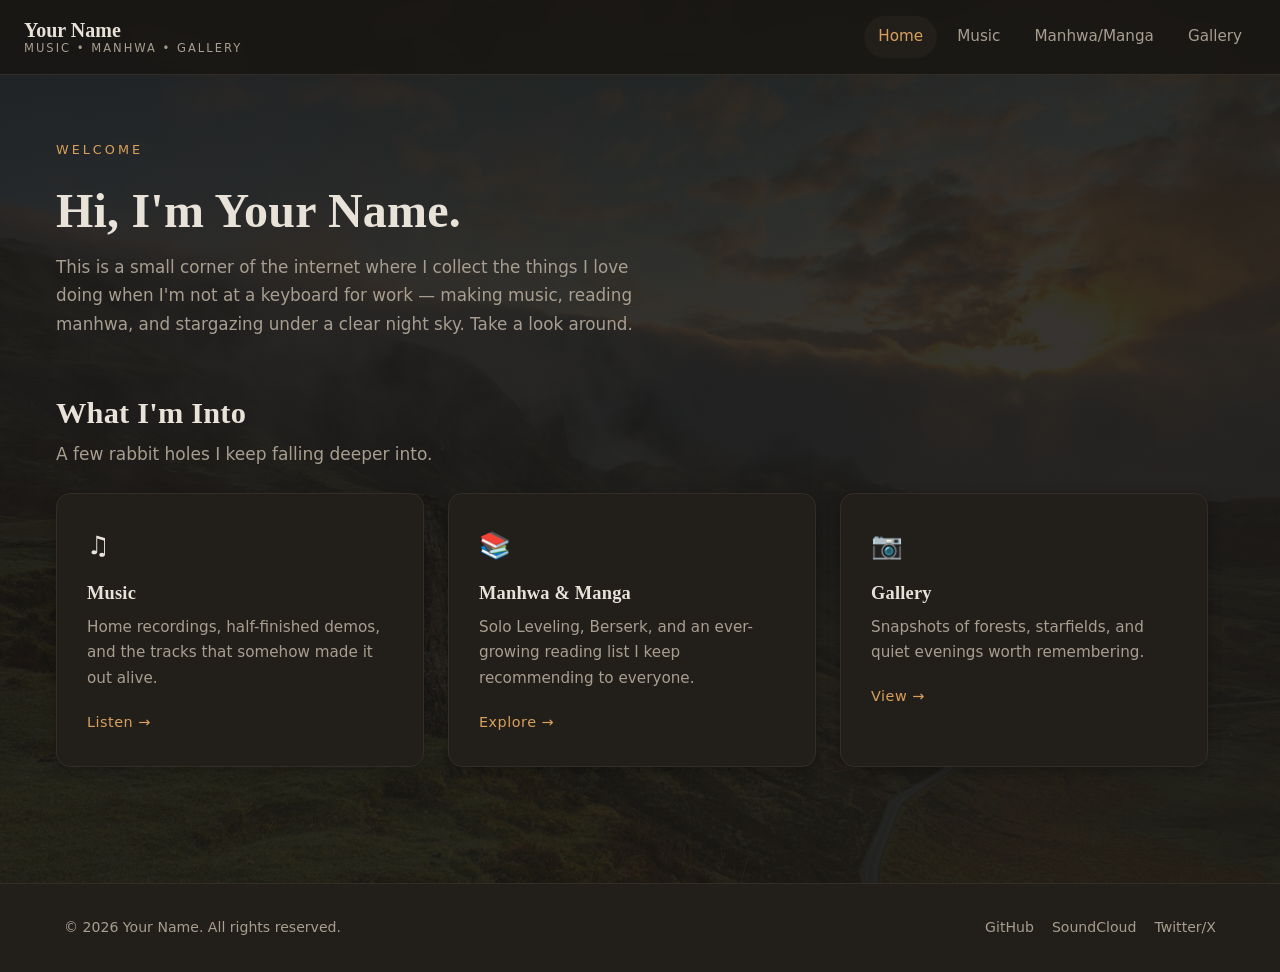
<file: index.html>
<!DOCTYPE html>
<html lang="en">
<head>
  <meta charset="UTF-8">
  <meta name="viewport" content="width=device-width, initial-scale=1">
  <title>Your Name — Music, Manhwa &amp; Gallery</title>
  <meta name="description" content="Personal hobbies site of Your Name: making music, reading manhwa and stargazing.">
  <link rel="stylesheet" href="css/style.css">
</head>
<body>
  <header class="site-header">
    <div class="container header-inner">
      <a class="brand" href="index.html">
        <span class="brand-name">Your Name</span>
        <span class="brand-tagline">music • manhwa • gallery</span>
      </a>
      <button class="nav-toggle" aria-label="Toggle navigation" aria-expanded="false" aria-controls="primary-nav">
        <span></span>
        <span></span>
        <span></span>
      </button>
      <nav class="nav" id="primary-nav" aria-label="Primary">
        <a href="index.html" class="active">Home</a>
        <a href="music.html">Music</a>
        <a href="manga.html">Manhwa/Manga</a>
        <a href="gallery.html">Gallery</a>
      </nav>
    </div>
  </header>

  <main>
    <div class="container content">
      <section class="hero">
        <p class="tagline">Welcome</p>
        <h1>Hi, I'm Your Name.</h1>
        <p>
          This is a small corner of the internet where I collect the things I love doing
          when I'm not at a keyboard for work — making music, reading manhwa, and
          stargazing under a clear night sky. Take a look around.
        </p>
      </section>

      <section class="section">
        <h2 class="section-title">What I'm Into</h2>
        <p class="section-sub">A few rabbit holes I keep falling deeper into.</p>

        <div class="card-grid">
          <a class="hobby-card" href="music.html">
            <span class="card-icon">&#9835;</span>
            <h3>Music</h3>
            <p>Home recordings, half-finished demos, and the tracks that somehow made it out alive.</p>
            <span class="card-more">Listen &rarr;</span>
          </a>

          <a class="hobby-card" href="manga.html">
            <span class="card-icon">&#128218;</span>
            <h3>Manhwa &amp; Manga</h3>
            <p>Solo Leveling, Berserk, and an ever-growing reading list I keep recommending to everyone.</p>
            <span class="card-more">Explore &rarr;</span>
          </a>

          <a class="hobby-card" href="gallery.html">
            <span class="card-icon">&#128247;</span>
            <h3>Gallery</h3>
            <p>Snapshots of forests, starfields, and quiet evenings worth remembering.</p>
            <span class="card-more">View &rarr;</span>
          </a>
        </div>
      </section>
    </div>
  </main>

  <footer class="site-footer">
    <div class="container footer-inner">
      <p class="footer-copy">&copy; 2026 Your Name. All rights reserved.</p>
      <div class="footer-social">
        <a href="#">GitHub</a>
        <a href="#">SoundCloud</a>
        <a href="#">Twitter/X</a>
      </div>
    </div>
  </footer>

  <script src="js/main.js" defer></script>
</body>
</html>
</file>
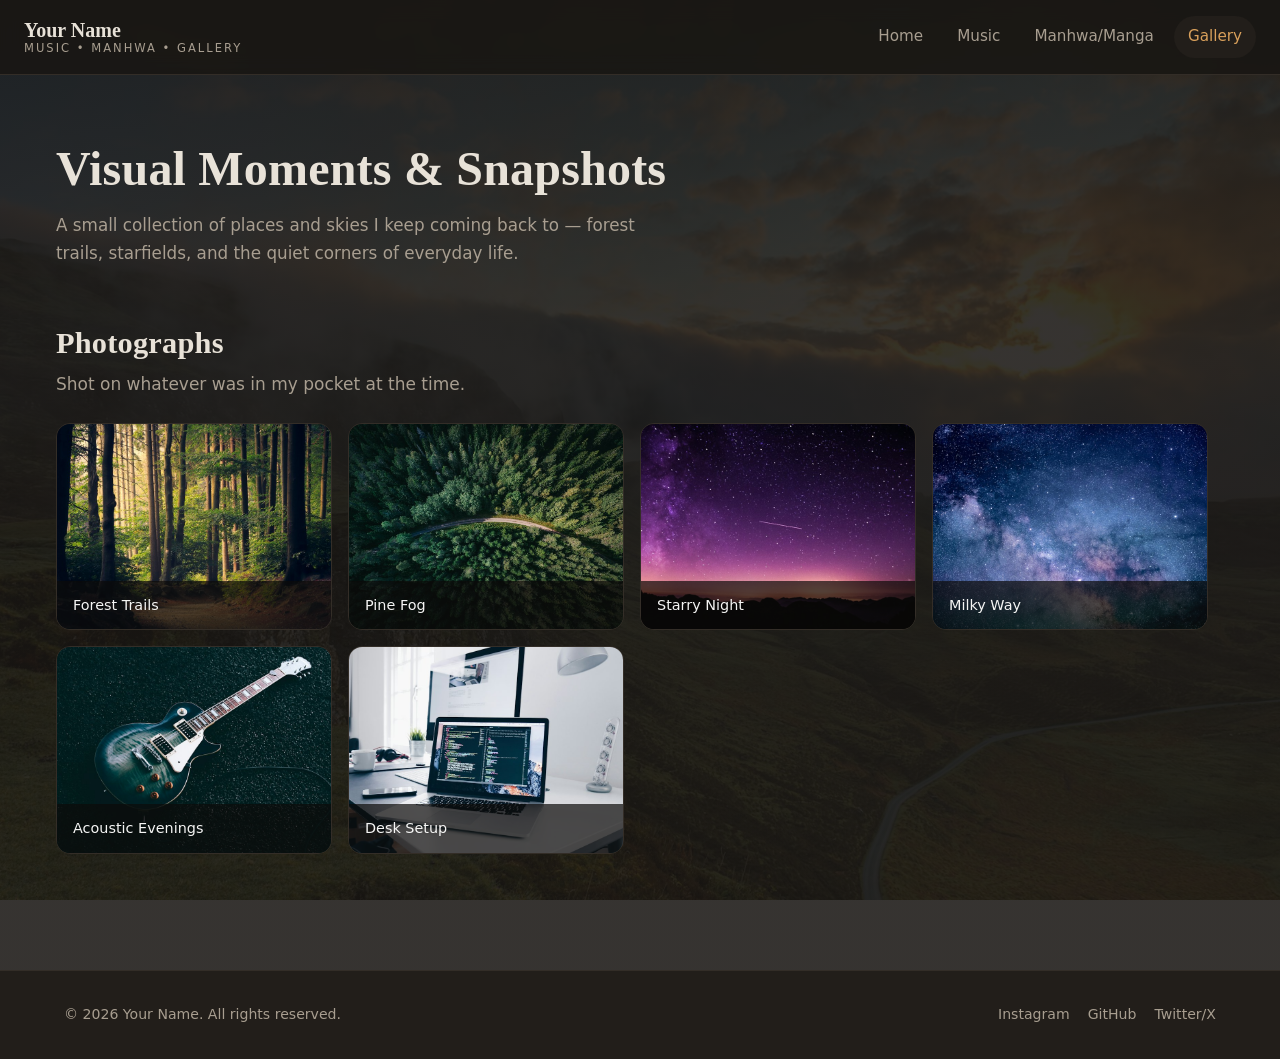
<file: gallery.html>
<!DOCTYPE html>
<html lang="en">
<head>
  <meta charset="UTF-8">
  <meta name="viewport" content="width=device-width, initial-scale=1">
  <title>Gallery — Your Name</title>
  <meta name="description" content="Photo gallery of nature, starfields and quiet moments by Your Name.">
  <link rel="stylesheet" href="css/style.css">
</head>
<body>
  <header class="site-header">
    <div class="container header-inner">
      <a class="brand" href="index.html">
        <span class="brand-name">Your Name</span>
        <span class="brand-tagline">music • manhwa • gallery</span>
      </a>
      <button class="nav-toggle" aria-label="Toggle navigation" aria-expanded="false" aria-controls="primary-nav">
        <span></span>
        <span></span>
        <span></span>
      </button>
      <nav class="nav" id="primary-nav" aria-label="Primary">
        <a href="index.html">Home</a>
        <a href="music.html">Music</a>
        <a href="manga.html">Manhwa/Manga</a>
        <a href="gallery.html" class="active">Gallery</a>
      </nav>
    </div>
  </header>

  <main>
    <div class="container content">
      <section class="hero">
        <h1>Visual Moments &amp; Snapshots</h1>
        <p>
          A small collection of places and skies I keep coming back to — forest trails,
          starfields, and the quiet corners of everyday life.
        </p>
      </section>

      <section class="section">
        <h2 class="section-title">Photographs</h2>
        <p class="section-sub">Shot on whatever was in my pocket at the time.</p>

        <div class="gallery-grid">
          <figure class="gallery-item">
            <img src="assets/gallery-nature.jpg" alt="Green forest trail winding through trees" loading="lazy">
            <figcaption class="gallery-caption">Forest Trails</figcaption>
          </figure>

          <figure class="gallery-item">
            <img src="assets/gallery-forest.jpg" alt="Pine trees fading into morning fog" loading="lazy">
            <figcaption class="gallery-caption">Pine Fog</figcaption>
          </figure>

          <figure class="gallery-item">
            <img src="assets/gallery-stars.jpg" alt="Bright stars scattered across the night sky" loading="lazy">
            <figcaption class="gallery-caption">Starry Night</figcaption>
          </figure>

          <figure class="gallery-item">
            <img src="assets/gallery-milkyway.jpg" alt="The Milky Way arcing over a dark landscape" loading="lazy">
            <figcaption class="gallery-caption">Milky Way</figcaption>
          </figure>

          <figure class="gallery-item">
            <img src="assets/gallery-guitar.jpg" alt="Acoustic guitar resting in warm light" loading="lazy">
            <figcaption class="gallery-caption">Acoustic Evenings</figcaption>
          </figure>

          <figure class="gallery-item">
            <img src="assets/gallery-desk.jpg" alt="A tidy desk setup with monitor and keyboard" loading="lazy">
            <figcaption class="gallery-caption">Desk Setup</figcaption>
          </figure>
        </div>
      </section>
    </div>
  </main>

  <footer class="site-footer">
    <div class="container footer-inner">
      <p class="footer-copy">&copy; 2026 Your Name. All rights reserved.</p>
      <div class="footer-social">
        <a href="#">Instagram</a>
        <a href="#">GitHub</a>
        <a href="#">Twitter/X</a>
      </div>
    </div>
  </footer>

  <script src="js/main.js" defer></script>
</body>
</html>
</file>
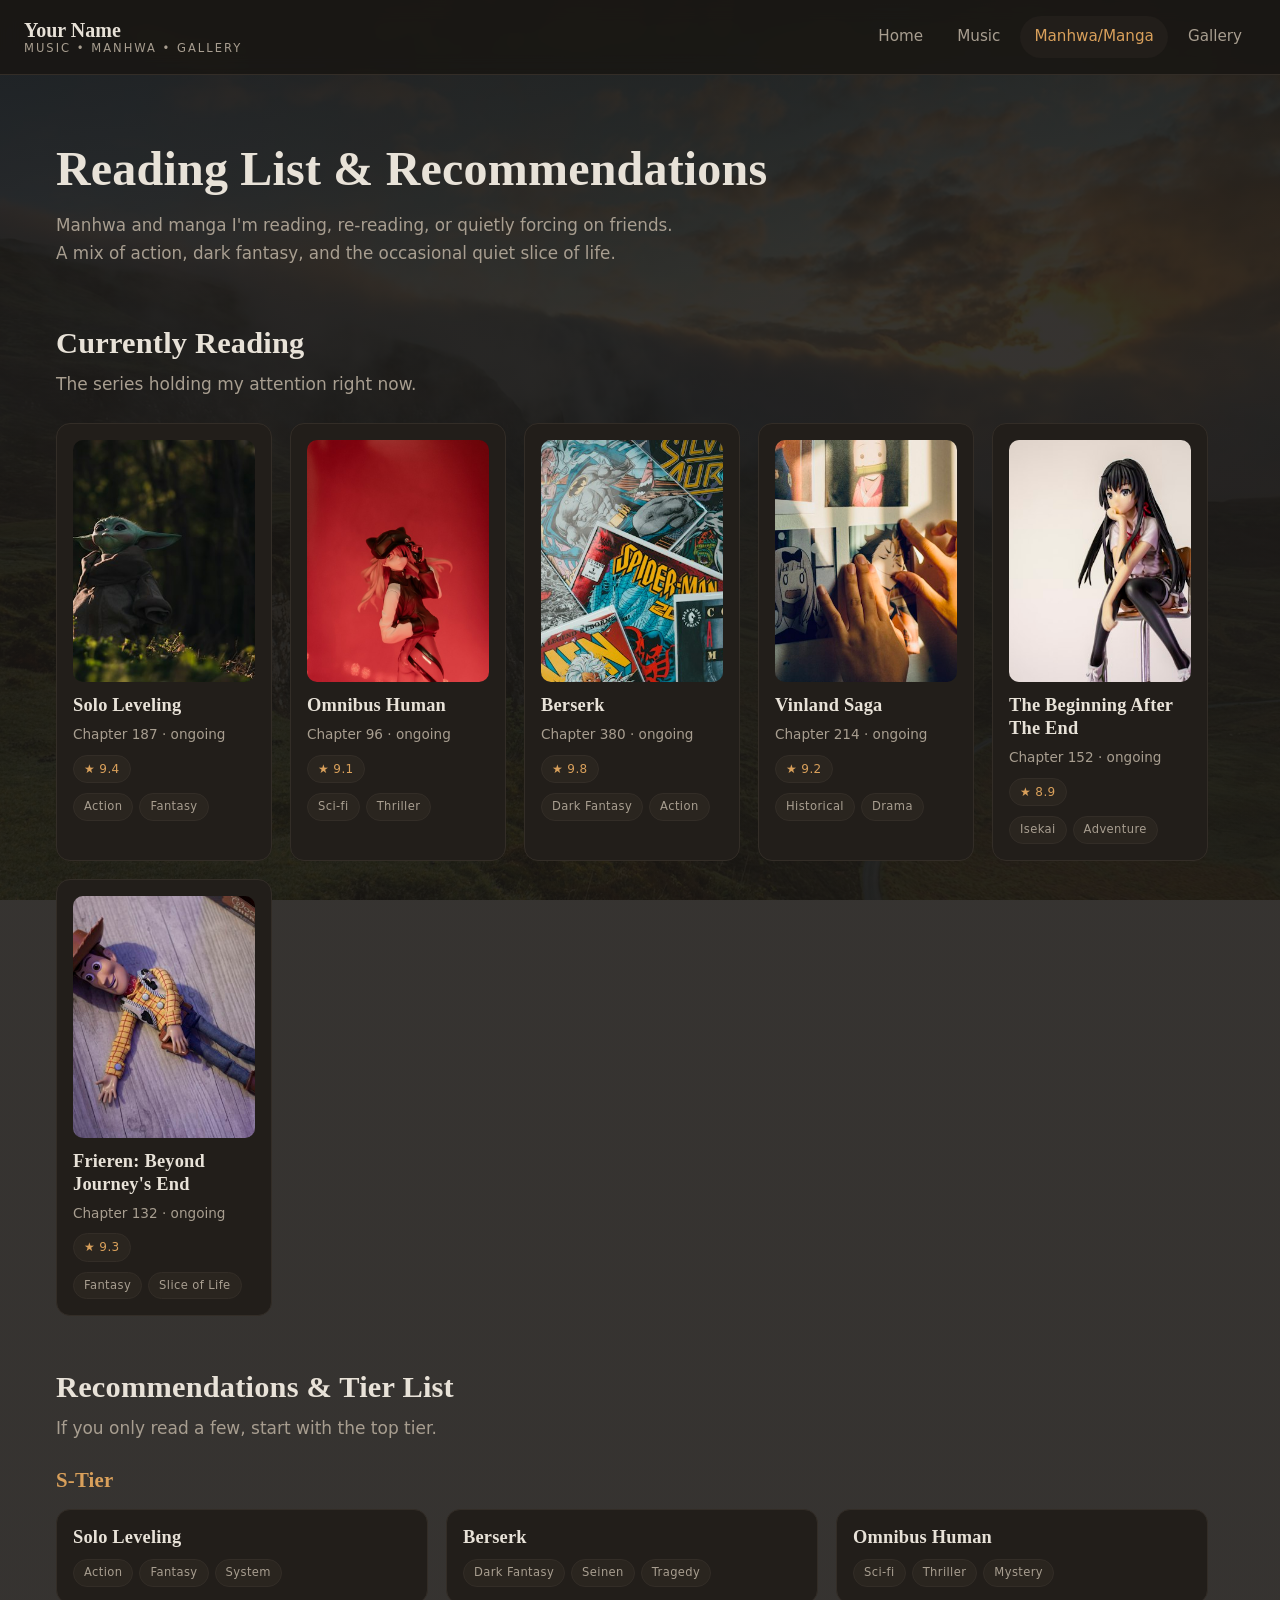
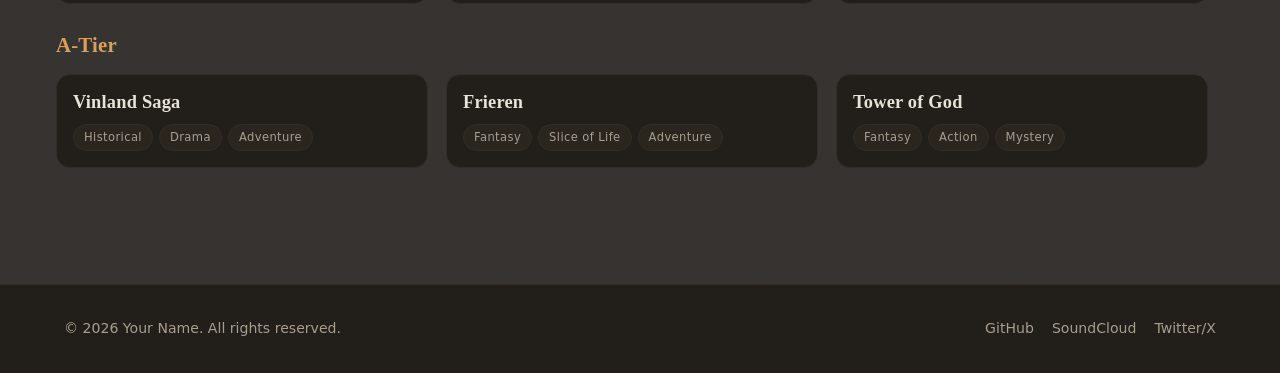
<file: manga.html>
<!DOCTYPE html>
<html lang="en">
<head>
  <meta charset="UTF-8">
  <meta name="viewport" content="width=device-width, initial-scale=1">
  <title>Reading List — Your Name</title>
  <meta name="description" content="Manhwa and manga reading list, recommendations and tier picks from Your Name.">
  <link rel="stylesheet" href="css/style.css">
</head>
<body>
  <header class="site-header">
    <div class="container header-inner">
      <a class="brand" href="index.html">
        <span class="brand-name">Your Name</span>
        <span class="brand-tagline">music • manhwa • gallery</span>
      </a>
      <button class="nav-toggle" aria-label="Toggle navigation" aria-expanded="false" aria-controls="primary-nav">
        <span></span>
        <span></span>
        <span></span>
      </button>
      <nav class="nav" id="primary-nav" aria-label="Primary">
        <a href="index.html">Home</a>
        <a href="music.html">Music</a>
        <a href="manga.html" class="active">Manhwa/Manga</a>
        <a href="gallery.html">Gallery</a>
      </nav>
    </div>
  </header>

  <main>
    <div class="container content">
      <section class="hero">
        <h1>Reading List &amp; Recommendations</h1>
        <p>
          Manhwa and manga I'm reading, re-reading, or quietly forcing on friends.
          A mix of action, dark fantasy, and the occasional quiet slice of life.
        </p>
      </section>

      <section class="section">
        <h2 class="section-title">Currently Reading</h2>
        <p class="section-sub">The series holding my attention right now.</p>

        <div class="media-grid">
          <article class="media-card">
            <img class="media-cover" src="assets/manga-1.jpg" alt="Solo Leveling" loading="lazy">
            <h3 class="media-title">Solo Leveling</h3>
            <div class="media-meta">
              <span>Chapter 187 &middot; ongoing</span>
              <span class="rating-badge">&#9733; 9.4</span>
            </div>
            <div class="badge-row">
              <span class="genre-badge">Action</span>
              <span class="genre-badge">Fantasy</span>
            </div>
          </article>

          <article class="media-card">
            <img class="media-cover" src="assets/manga-2.jpg" alt="Omnibus Human" loading="lazy">
            <h3 class="media-title">Omnibus Human</h3>
            <div class="media-meta">
              <span>Chapter 96 &middot; ongoing</span>
              <span class="rating-badge">&#9733; 9.1</span>
            </div>
            <div class="badge-row">
              <span class="genre-badge">Sci-fi</span>
              <span class="genre-badge">Thriller</span>
            </div>
          </article>

          <article class="media-card">
            <img class="media-cover" src="assets/manga-3.jpg" alt="Berserk" loading="lazy">
            <h3 class="media-title">Berserk</h3>
            <div class="media-meta">
              <span>Chapter 380 &middot; ongoing</span>
              <span class="rating-badge">&#9733; 9.8</span>
            </div>
            <div class="badge-row">
              <span class="genre-badge">Dark Fantasy</span>
              <span class="genre-badge">Action</span>
            </div>
          </article>

          <article class="media-card">
            <img class="media-cover" src="assets/manga-4.jpg" alt="Vinland Saga" loading="lazy">
            <h3 class="media-title">Vinland Saga</h3>
            <div class="media-meta">
              <span>Chapter 214 &middot; ongoing</span>
              <span class="rating-badge">&#9733; 9.2</span>
            </div>
            <div class="badge-row">
              <span class="genre-badge">Historical</span>
              <span class="genre-badge">Drama</span>
            </div>
          </article>

          <article class="media-card">
            <img class="media-cover" src="assets/manga-5.jpg" alt="The Beginning After The End" loading="lazy">
            <h3 class="media-title">The Beginning After The End</h3>
            <div class="media-meta">
              <span>Chapter 152 &middot; ongoing</span>
              <span class="rating-badge">&#9733; 8.9</span>
            </div>
            <div class="badge-row">
              <span class="genre-badge">Isekai</span>
              <span class="genre-badge">Adventure</span>
            </div>
          </article>

          <article class="media-card">
            <img class="media-cover" src="assets/manga-6.jpg" alt="Frieren: Beyond Journey's End" loading="lazy">
            <h3 class="media-title">Frieren: Beyond Journey's End</h3>
            <div class="media-meta">
              <span>Chapter 132 &middot; ongoing</span>
              <span class="rating-badge">&#9733; 9.3</span>
            </div>
            <div class="badge-row">
              <span class="genre-badge">Fantasy</span>
              <span class="genre-badge">Slice of Life</span>
            </div>
          </article>
        </div>
      </section>

      <section class="section">
        <h2 class="section-title">Recommendations &amp; Tier List</h2>
        <p class="section-sub">If you only read a few, start with the top tier.</p>

        <div class="tier-group">
          <h3 class="tier-heading">S-Tier</h3>
          <div class="media-grid">
            <article class="media-card">
              <h3 class="media-title">Solo Leveling</h3>
              <div class="badge-row">
                <span class="genre-badge">Action</span>
                <span class="genre-badge">Fantasy</span>
                <span class="genre-badge">System</span>
              </div>
            </article>
            <article class="media-card">
              <h3 class="media-title">Berserk</h3>
              <div class="badge-row">
                <span class="genre-badge">Dark Fantasy</span>
                <span class="genre-badge">Seinen</span>
                <span class="genre-badge">Tragedy</span>
              </div>
            </article>
            <article class="media-card">
              <h3 class="media-title">Omnibus Human</h3>
              <div class="badge-row">
                <span class="genre-badge">Sci-fi</span>
                <span class="genre-badge">Thriller</span>
                <span class="genre-badge">Mystery</span>
              </div>
            </article>
          </div>
        </div>

        <div class="tier-group">
          <h3 class="tier-heading">A-Tier</h3>
          <div class="media-grid">
            <article class="media-card">
              <h3 class="media-title">Vinland Saga</h3>
              <div class="badge-row">
                <span class="genre-badge">Historical</span>
                <span class="genre-badge">Drama</span>
                <span class="genre-badge">Adventure</span>
              </div>
            </article>
            <article class="media-card">
              <h3 class="media-title">Frieren</h3>
              <div class="badge-row">
                <span class="genre-badge">Fantasy</span>
                <span class="genre-badge">Slice of Life</span>
                <span class="genre-badge">Adventure</span>
              </div>
            </article>
            <article class="media-card">
              <h3 class="media-title">Tower of God</h3>
              <div class="badge-row">
                <span class="genre-badge">Fantasy</span>
                <span class="genre-badge">Action</span>
                <span class="genre-badge">Mystery</span>
              </div>
            </article>
          </div>
        </div>
      </section>
    </div>
  </main>

  <footer class="site-footer">
    <div class="container footer-inner">
      <p class="footer-copy">&copy; 2026 Your Name. All rights reserved.</p>
      <div class="footer-social">
        <a href="#">GitHub</a>
        <a href="#">SoundCloud</a>
        <a href="#">Twitter/X</a>
      </div>
    </div>
  </footer>

  <script src="js/main.js" defer></script>
</body>
</html>
</file>
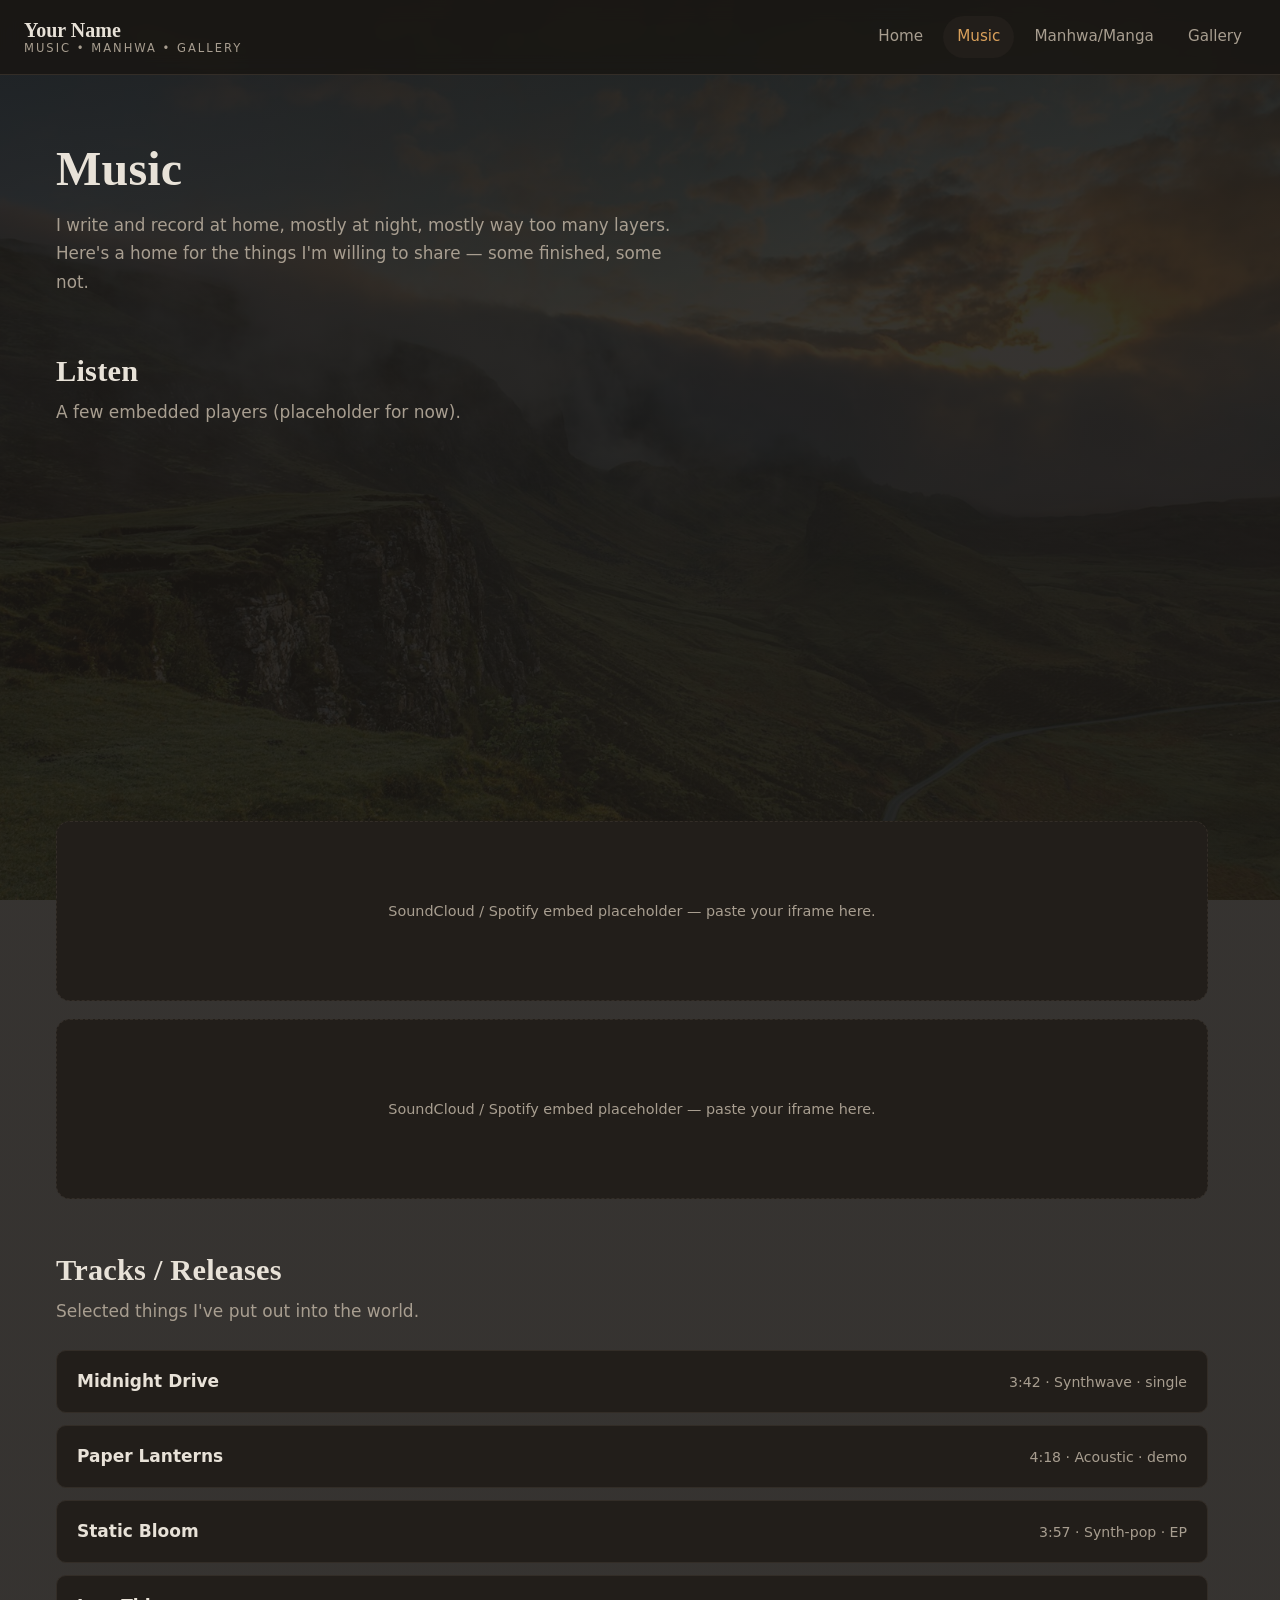
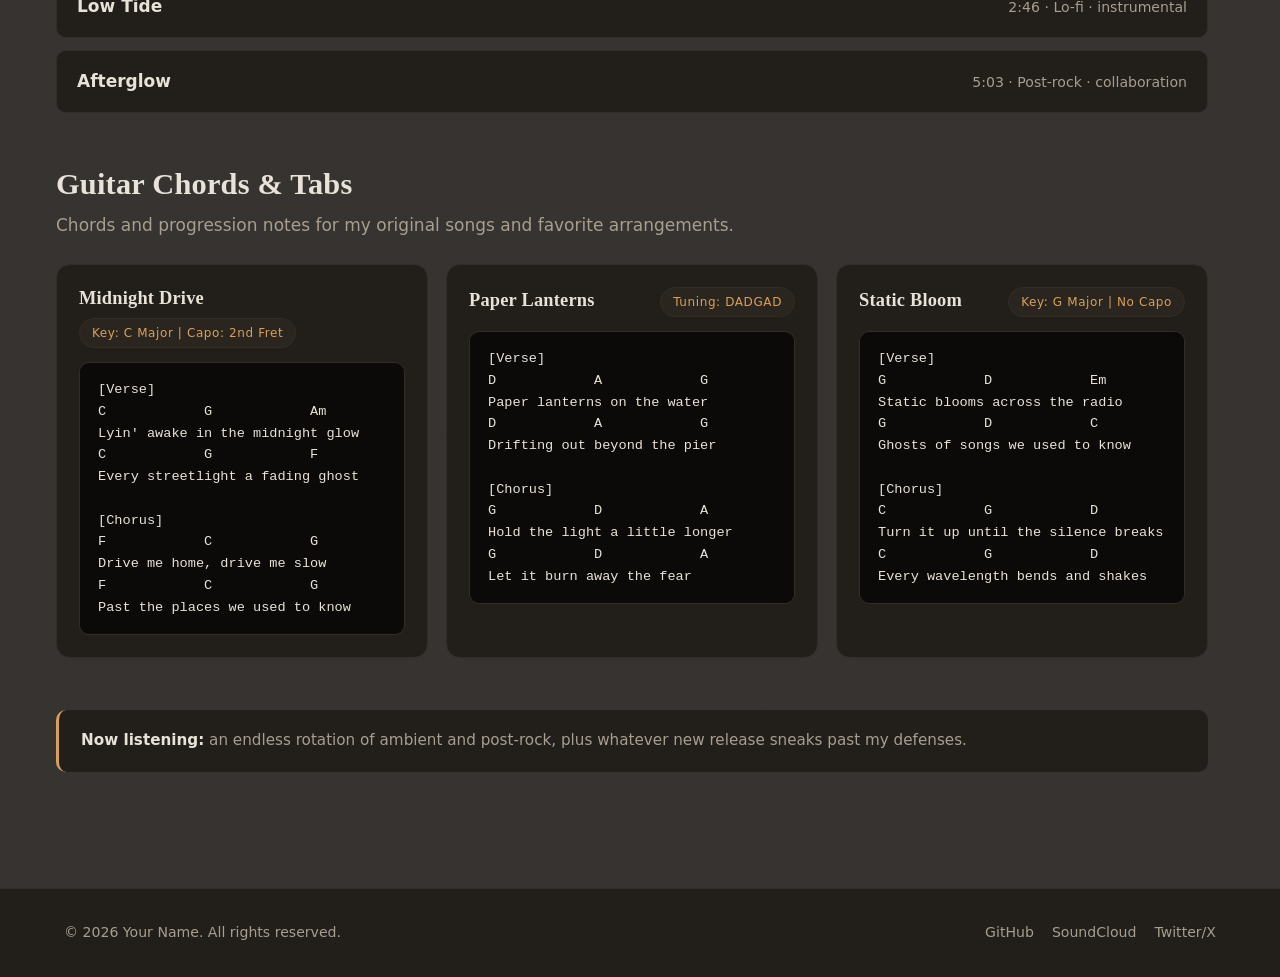
<file: music.html>
<!DOCTYPE html>
<html lang="en">
<head>
  <meta charset="UTF-8">
  <meta name="viewport" content="width=device-width, initial-scale=1">
  <title>Music — Your Name</title>
  <meta name="description" content="Music by Your Name: releases, demos and what's on repeat.">
  <link rel="stylesheet" href="css/style.css">
</head>
<body>
  <header class="site-header">
    <div class="container header-inner">
      <a class="brand" href="index.html">
        <span class="brand-name">Your Name</span>
        <span class="brand-tagline">music • manhwa • gallery</span>
      </a>
      <button class="nav-toggle" aria-label="Toggle navigation" aria-expanded="false" aria-controls="primary-nav">
        <span></span>
        <span></span>
        <span></span>
      </button>
      <nav class="nav" id="primary-nav" aria-label="Primary">
        <a href="index.html">Home</a>
        <a href="music.html" class="active">Music</a>
        <a href="manga.html">Manhwa/Manga</a>
        <a href="gallery.html">Gallery</a>
      </nav>
    </div>
  </header>

  <main>
    <div class="container content">
      <section class="hero">
        <h1>Music</h1>
        <p>
          I write and record at home, mostly at night, mostly way too many layers.
          Here's a home for the things I'm willing to share — some finished, some not.
        </p>
      </section>

      <section class="section">
        <h2 class="section-title">Listen</h2>
        <p class="section-sub">A few embedded players (placeholder for now).</p>

        <div class="embed-block embed-block--filled">
          <iframe data-testid="embed-iframe" style="border-radius:12px" src="https://open.spotify.com/embed/playlist/37i9dQZF1DZ06evO1wsljs?utm_source=generator&si=323cd2fecae64177" width="100%" height="352" frameBorder="0" allowfullscreen="" allow="autoplay; clipboard-write; encrypted-media; fullscreen; picture-in-picture" loading="lazy"></iframe>
        </div>
        <div class="embed-block">
          <span>SoundCloud / Spotify embed placeholder &mdash; paste your iframe here.</span>
        </div>
        <div class="embed-block">
          <span>SoundCloud / Spotify embed placeholder &mdash; paste your iframe here.</span>
        </div>
      </section>

      <section class="section">
        <h2 class="section-title">Tracks / Releases</h2>
        <p class="section-sub">Selected things I've put out into the world.</p>

        <ul class="track-list">
          <li>
            <span class="track-title">Midnight Drive</span>
            <span class="track-note">3:42 &middot; Synthwave &middot; single</span>
          </li>
          <li>
            <span class="track-title">Paper Lanterns</span>
            <span class="track-note">4:18 &middot; Acoustic &middot; demo</span>
          </li>
          <li>
            <span class="track-title">Static Bloom</span>
            <span class="track-note">3:57 &middot; Synth-pop &middot; EP</span>
          </li>
          <li>
            <span class="track-title">Low Tide</span>
            <span class="track-note">2:46 &middot; Lo-fi &middot; instrumental</span>
          </li>
          <li>
            <span class="track-title">Afterglow</span>
            <span class="track-note">5:03 &middot; Post-rock &middot; collaboration</span>
          </li>
        </ul>
      </section>

      <section class="section">
        <h2 class="section-title">Guitar Chords &amp; Tabs</h2>
        <p class="section-sub">Chords and progression notes for my original songs and favorite arrangements.</p>

        <div class="chord-grid">
          <article class="chord-card">
            <header class="chord-head">
              <h3 class="chord-title">Midnight Drive</h3>
              <span class="chord-badge">Key: C Major | Capo: 2nd Fret</span>
            </header>
            <pre class="chord-block">[Verse]
C            G            Am           F
Lyin' awake in the midnight glow
C            G            F
Every streetlight a fading ghost

[Chorus]
F            C            G            Am
Drive me home, drive me slow
F            C            G
Past the places we used to know</pre>
          </article>

          <article class="chord-card">
            <header class="chord-head">
              <h3 class="chord-title">Paper Lanterns</h3>
              <span class="chord-badge">Tuning: DADGAD</span>
            </header>
            <pre class="chord-block">[Verse]
D            A            G            D
Paper lanterns on the water
D            A            G
Drifting out beyond the pier

[Chorus]
G            D            A            Bm
Hold the light a little longer
G            D            A
Let it burn away the fear</pre>
          </article>

          <article class="chord-card">
            <header class="chord-head">
              <h3 class="chord-title">Static Bloom</h3>
              <span class="chord-badge">Key: G Major | No Capo</span>
            </header>
            <pre class="chord-block">[Verse]
G            D            Em           C
Static blooms across the radio
G            D            C
Ghosts of songs we used to know

[Chorus]
C            G            D            Em
Turn it up until the silence breaks
C            G            D
Every wavelength bends and shakes</pre>
          </article>
        </div>
      </section>

      <section class="section">
        <div class="note">
          <strong>Now listening:</strong> an endless rotation of ambient and post-rock,
          plus whatever new release sneaks past my defenses.
        </div>
      </section>
    </div>
  </main>

  <footer class="site-footer">
    <div class="container footer-inner">
      <p class="footer-copy">&copy; 2026 Your Name. All rights reserved.</p>
      <div class="footer-social">
        <a href="#">GitHub</a>
        <a href="#">SoundCloud</a>
        <a href="#">Twitter/X</a>
      </div>
    </div>
  </footer>

  <script src="js/main.js" defer></script>
</body>
</html>
</file>
<file: css/style.css>
:root {
  --bg: #1a1714;
  --surface: #221e1a;
  --surface-hover: #2a251f;
  --text: #e8e2d8;
  --muted: #a89e90;
  --accent: #d9a05b;
  --border: #332d27;
  --radius: 14px;
  --radius-sm: 10px;
  --shadow: 0 8px 24px rgba(0, 0, 0, 0.35);
  --shadow-soft: 0 4px 14px rgba(0, 0, 0, 0.25);
  --transition: 0.2s ease;
}

* {
  box-sizing: border-box;
  margin: 0;
  padding: 0;
}

html {
  scroll-behavior: smooth;
}

body {
  background:
    linear-gradient(rgba(26, 23, 20, 0.88), rgba(26, 23, 20, 0.88)),
    url("../assets/forest-bg.jpg") center / cover no-repeat fixed;
  color: var(--text);
  font-family: system-ui, -apple-system, "Segoe UI", Roboto, sans-serif;
  font-size: 17px;
  line-height: 1.7;
  min-height: 100vh;
  display: flex;
  flex-direction: column;
  -webkit-font-smoothing: antialiased;
}

h1,
h2,
h3 {
  font-family: Georgia, "Times New Roman", serif;
  font-weight: 600;
  line-height: 1.25;
  letter-spacing: 0.2px;
}

h1 {
  font-size: clamp(2rem, 5vw, 3rem);
}

h2 {
  font-size: clamp(1.4rem, 3.5vw, 1.9rem);
}

h3 {
  font-size: 1.15rem;
}

p {
  color: var(--muted);
}

a {
  color: var(--accent);
  text-decoration: none;
  transition: color var(--transition), opacity var(--transition);
}

a:hover {
  opacity: 0.85;
}

.container {
  width: 100%;
  max-width: 1200px;
  margin: 0 auto;
  padding: 0 1.5rem;
}

.site-header {
  position: sticky;
  top: 0;
  z-index: 50;
  background-color: rgba(26, 23, 20, 0.92);
  backdrop-filter: blur(10px);
  border-bottom: 1px solid var(--border);
}

.header-inner {
  display: flex;
  align-items: center;
  justify-content: space-between;
  gap: 16px;
  width: 100%;
  max-width: none;
  margin-left: 0;
  margin-right: 0;
  padding-top: 16px;
  padding-bottom: 16px;
}

.brand {
  display: flex;
  flex-direction: column;
  line-height: 1.2;
}

.brand-name {
  font-family: Georgia, "Times New Roman", serif;
  font-size: 1.25rem;
  font-weight: 600;
  color: var(--text);
}

.brand-tagline {
  font-size: 0.72rem;
  letter-spacing: 2px;
  text-transform: uppercase;
  color: var(--muted);
}

.nav {
  display: flex;
  align-items: center;
  gap: 6px;
}

.nav a {
  color: var(--muted);
  padding: 8px 14px;
  border-radius: 999px;
  font-size: 0.95rem;
  transition: color var(--transition), background-color var(--transition);
}

.nav a:hover {
  color: var(--text);
  background-color: var(--surface);
  opacity: 1;
}

.nav a.active {
  color: var(--accent);
  background-color: var(--surface);
}

.nav-toggle {
  display: none;
  flex-direction: column;
  justify-content: center;
  gap: 5px;
  width: 42px;
  height: 42px;
  padding: 10px;
  background-color: var(--surface);
  border: 1px solid var(--border);
  border-radius: var(--radius-sm);
  cursor: pointer;
  transition: background-color var(--transition);
}

.nav-toggle:hover {
  background-color: var(--surface-hover);
}

.nav-toggle span {
  display: block;
  height: 2px;
  width: 100%;
  background-color: var(--text);
  border-radius: 2px;
  transition: transform var(--transition), opacity var(--transition);
}

.nav-toggle[aria-expanded="true"] span:nth-child(1) {
  transform: translateY(7px) rotate(45deg);
}

.nav-toggle[aria-expanded="true"] span:nth-child(2) {
  opacity: 0;
}

.nav-toggle[aria-expanded="true"] span:nth-child(3) {
  transform: translateY(-7px) rotate(-45deg);
}

main {
  flex: 1;
  padding: 4rem 0;
}

.content {
  margin-left: 2rem;
  margin-right: auto;
  opacity: 0;
  transform: translateY(12px);
  transition: opacity 0.6s ease, transform 0.6s ease;
}

.content.is-visible {
  opacity: 1;
  transform: translateY(0);
}

.hero {
  margin-bottom: 56px;
}

.hero h1 {
  margin-bottom: 12px;
}

.hero .tagline {
  color: var(--accent);
  font-size: 0.8rem;
  letter-spacing: 3px;
  text-transform: uppercase;
  margin-bottom: 20px;
}

.hero p {
  max-width: 620px;
  font-size: 1.05rem;
}

.section {
  margin-bottom: 52px;
}

.section-title {
  margin-bottom: 8px;
}

.section-sub {
  color: var(--muted);
  margin-bottom: 24px;
}

.card-grid {
  display: grid;
  grid-template-columns: repeat(auto-fit, minmax(280px, 1fr));
  gap: 1.5rem;
}

.hobby-card {
  display: block;
  background-color: var(--surface);
  border: 1px solid var(--border);
  border-radius: var(--radius);
  padding: 30px;
  color: var(--text);
  box-shadow: var(--shadow-soft);
  transition: transform var(--transition), box-shadow var(--transition), border-color var(--transition), background-color var(--transition);
}

.hobby-card:hover {
  transform: translateY(-6px);
  box-shadow: var(--shadow);
  border-color: var(--accent);
  background-color: var(--surface-hover);
  opacity: 1;
}

.hobby-card h3 {
  margin-bottom: 10px;
  color: var(--text);
}

.hobby-card p {
  color: var(--muted);
  font-size: 0.95rem;
}

.card-icon {
  font-size: 1.6rem;
  margin-bottom: 14px;
  display: block;
}

.card-more {
  display: inline-block;
  margin-top: 18px;
  color: var(--accent);
  font-size: 0.9rem;
  letter-spacing: 0.5px;
}

.embed-block {
  background-color: var(--surface);
  border: 1px dashed var(--border);
  border-radius: var(--radius);
  min-height: 180px;
  display: flex;
  align-items: center;
  justify-content: center;
  text-align: center;
  padding: 30px;
  color: var(--muted);
  margin-bottom: 18px;
}

.embed-block span {
  font-size: 0.9rem;
}

.embed-block--filled {
  border: none;
  background-color: transparent;
  padding: 0;
  min-height: auto;
  display: block;
}

.embed-block--filled iframe {
  width: 100%;
  display: block;
  border: 0;
  border-radius: var(--radius);
}

.track-list {
  list-style: none;
  display: grid;
  gap: 12px;
}

.track-list li {
  background-color: var(--surface);
  border: 1px solid var(--border);
  border-radius: var(--radius-sm);
  padding: 16px 20px;
  display: flex;
  flex-wrap: wrap;
  align-items: baseline;
  justify-content: space-between;
  gap: 6px;
  transition: border-color var(--transition), background-color var(--transition);
}

.track-list li:hover {
  border-color: var(--accent);
  background-color: var(--surface-hover);
}

.track-title {
  color: var(--text);
  font-weight: 600;
}

.track-note {
  color: var(--muted);
  font-size: 0.88rem;
}

.note {
  background-color: var(--surface);
  border-left: 3px solid var(--accent);
  border-radius: var(--radius-sm);
  padding: 18px 22px;
  color: var(--muted);
  font-size: 0.95rem;
}

.note strong {
  color: var(--text);
}

.chord-grid {
  display: grid;
  grid-template-columns: repeat(auto-fit, minmax(320px, 1fr));
  gap: 18px;
}

.chord-card {
  background-color: var(--surface);
  border: 1px solid var(--border);
  border-radius: var(--radius);
  padding: 22px;
  transition: transform var(--transition), border-color var(--transition);
}

.chord-card:hover {
  transform: translateY(-4px);
  border-color: var(--accent);
}

.chord-head {
  display: flex;
  flex-wrap: wrap;
  align-items: baseline;
  justify-content: space-between;
  gap: 8px;
  margin-bottom: 14px;
}

.chord-title {
  margin: 0;
}

.chord-badge {
  color: var(--accent);
  background-color: var(--surface-hover);
  border: 1px solid var(--border);
  border-radius: 999px;
  padding: 4px 12px;
  font-size: 0.75rem;
  letter-spacing: 0.6px;
  white-space: nowrap;
}

.chord-block {
  margin: 0;
  background-color: #0c0a09;
  color: var(--text);
  border: 1px solid var(--border);
  border-radius: var(--radius-sm);
  padding: 16px 18px;
  font-family: ui-monospace, SFMono-Regular, Menlo, Consolas, "Liberation Mono", monospace;
  font-size: 0.85rem;
  line-height: 1.6;
  white-space: pre;
  overflow-x: auto;
}

.gear-list {
  list-style: none;
  display: grid;
  gap: 12px;
}

.gear-list li {
  background-color: var(--surface);
  border: 1px solid var(--border);
  border-radius: var(--radius-sm);
  padding: 16px 20px;
  display: flex;
  flex-wrap: wrap;
  align-items: baseline;
  justify-content: space-between;
  gap: 6px;
}

.gear-label {
  color: var(--muted);
  font-size: 0.85rem;
  letter-spacing: 1px;
  text-transform: uppercase;
}

.gear-value {
  color: var(--text);
  font-weight: 600;
}

.game-grid {
  display: grid;
  grid-template-columns: repeat(auto-fit, minmax(220px, 1fr));
  gap: 18px;
}

.game-card {
  background-color: var(--surface);
  border: 1px solid var(--border);
  border-radius: var(--radius);
  padding: 22px;
  transition: transform var(--transition), border-color var(--transition);
}

.game-card:hover {
  transform: translateY(-4px);
  border-color: var(--accent);
}

.game-card h3 {
  margin-bottom: 6px;
}

.game-card p {
  font-size: 0.9rem;
}

.media-grid {
  display: grid;
  grid-template-columns: repeat(auto-fit, minmax(200px, 1fr));
  gap: 18px;
}

.media-card {
  background-color: var(--surface);
  border: 1px solid var(--border);
  border-radius: var(--radius);
  padding: 16px;
  transition: transform var(--transition), border-color var(--transition), box-shadow var(--transition);
}

.media-card:hover {
  transform: translateY(-4px);
  border-color: var(--accent);
  box-shadow: var(--shadow-soft);
}

.media-cover {
  width: 100%;
  aspect-ratio: 3 / 4;
  object-fit: cover;
  border-radius: var(--radius-sm);
  margin-bottom: 12px;
  display: block;
}

.media-title {
  margin-bottom: 6px;
}

.media-meta {
  display: flex;
  flex-wrap: wrap;
  align-items: center;
  gap: 8px;
  color: var(--muted);
  font-size: 0.85rem;
}

.rating-badge {
  color: var(--accent);
  background-color: var(--surface-hover);
  border: 1px solid var(--border);
  border-radius: 999px;
  padding: 3px 10px;
  font-size: 0.75rem;
  letter-spacing: 0.4px;
  white-space: nowrap;
}

.genre-badge {
  color: var(--muted);
  background-color: var(--surface-hover);
  border: 1px solid var(--border);
  border-radius: 999px;
  padding: 3px 10px;
  font-size: 0.72rem;
  letter-spacing: 0.4px;
  white-space: nowrap;
}

.badge-row {
  display: flex;
  flex-wrap: wrap;
  gap: 6px;
  margin-top: 10px;
}

.tier-heading {
  font-family: Georgia, "Times New Roman", serif;
  color: var(--accent);
  font-size: 1.3rem;
  margin: 28px 0 16px;
}

.tier-group:first-of-type .tier-heading {
  margin-top: 0;
}

.gallery-grid {
  display: grid;
  grid-template-columns: repeat(auto-fit, minmax(240px, 1fr));
  gap: 16px;
}

.gallery-item {
  position: relative;
  overflow: hidden;
  border-radius: var(--radius);
  border: 1px solid var(--border);
  margin: 0;
}

.gallery-item img {
  width: 100%;
  height: 100%;
  aspect-ratio: 4 / 3;
  object-fit: cover;
  display: block;
  transition: transform 0.4s ease;
}

.gallery-item:hover img {
  transform: scale(1.05);
}

.gallery-caption {
  position: absolute;
  left: 0;
  right: 0;
  bottom: 0;
  padding: 12px 16px;
  background: rgba(12, 10, 9, 0.7);
  color: #f5f5f4;
  font-size: 0.9rem;
}

.site-footer {
  border-top: 1px solid var(--border);
  background-color: var(--surface);
  padding: 32px 0;
}

.footer-inner {
  display: flex;
  flex-wrap: wrap;
  align-items: center;
  justify-content: space-between;
  gap: 16px;
}

.footer-copy {
  color: var(--muted);
  font-size: 0.88rem;
}

.footer-social {
  display: flex;
  gap: 18px;
}

.footer-social a {
  color: var(--muted);
  font-size: 0.88rem;
  transition: color var(--transition);
}

.footer-social a:hover {
  color: var(--accent);
  opacity: 1;
}

@media (max-width: 700px) {
  body {
    font-size: 16px;
  }

  .nav {
    position: absolute;
    top: 100%;
    right: 24px;
    left: 24px;
    flex-direction: column;
    align-items: stretch;
    gap: 4px;
    background-color: var(--surface);
    border: 1px solid var(--border);
    border-radius: var(--radius);
    padding: 10px;
    box-shadow: var(--shadow);
    opacity: 0;
    visibility: hidden;
    transform: translateY(-8px);
    transition: opacity var(--transition), transform var(--transition), visibility var(--transition);
  }

  .nav.open {
    opacity: 1;
    visibility: visible;
    transform: translateY(0);
  }

  .nav a {
    padding: 12px 16px;
    border-radius: var(--radius-sm);
  }

  .nav-toggle {
    display: flex;
  }

  .chord-grid {
    grid-template-columns: 1fr;
  }

  .chord-head {
    flex-direction: column;
    align-items: flex-start;
  }

  .chord-block {
    font-size: 0.78rem;
  }

  main {
    padding: 3rem 0;
  }

  .media-grid {
    grid-template-columns: repeat(auto-fit, minmax(150px, 1fr));
    gap: 12px;
  }

  .gallery-grid {
    grid-template-columns: repeat(auto-fit, minmax(180px, 1fr));
    gap: 12px;
  }

  .gallery-item img {
    aspect-ratio: 3 / 2;
  }

  .footer-inner {
    flex-direction: column;
    text-align: center;
  }
}

@media (prefers-reduced-motion: reduce) {
  *,
  *::before,
  *::after {
    animation-duration: 0.001ms !important;
    transition-duration: 0.001ms !important;
    scroll-behavior: auto !important;
  }
}
</file>
